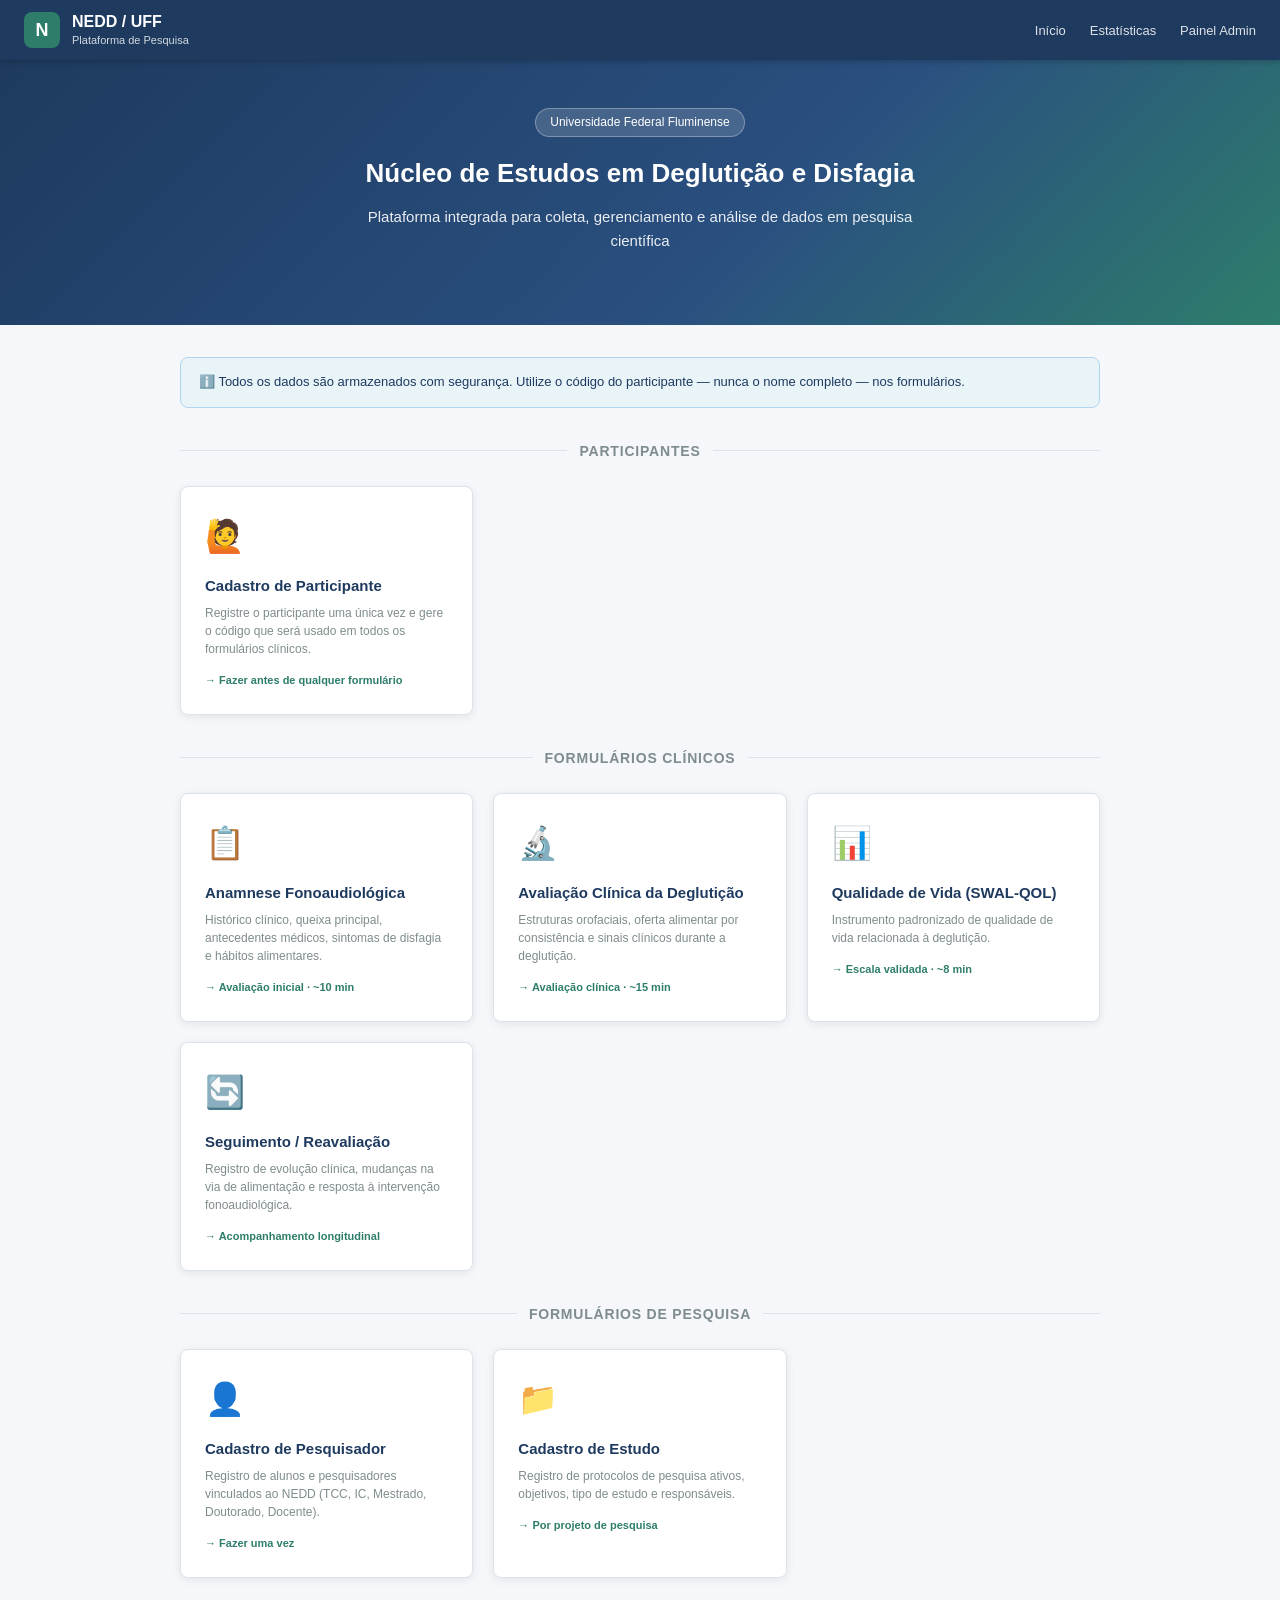
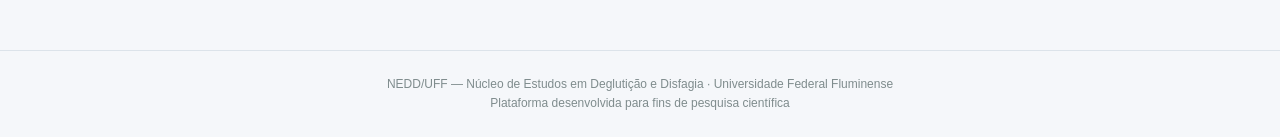
<file: index.html>
<!DOCTYPE html>
<html lang="pt-BR">
<head>
  <meta charset="UTF-8">
  <meta name="viewport" content="width=device-width, initial-scale=1.0">
  <title>NEDD/UFF — Plataforma de Pesquisa</title>
  <link rel="stylesheet" href="css/style.css">
  <style>
    .hero { background: linear-gradient(135deg, var(--primary) 0%, #2a5080 60%, var(--secondary) 100%); color: white; padding: 48px 24px; text-align: center; }
    .hero h1 { font-size: 26px; font-weight: 700; margin-bottom: 10px; }
    .hero p { font-size: 15px; opacity: 0.9; max-width: 560px; margin: 0 auto 24px; }
    .hero .uff-badge { display: inline-block; background: rgba(255,255,255,0.15); border: 1px solid rgba(255,255,255,0.3); border-radius: 20px; padding: 4px 14px; font-size: 12px; margin-bottom: 16px; }
    .section-divider { display: flex; align-items: center; gap: 12px; margin: 32px 0 20px; }
    .section-divider h2 { font-size: 14px; font-weight: 700; color: var(--text-muted); text-transform: uppercase; letter-spacing: 0.8px; white-space: nowrap; }
    .section-divider::before, .section-divider::after { content: ''; flex: 1; height: 1px; background: var(--border); }
    .info-bar { background: var(--accent); border: 1px solid #b3d4ef; border-radius: var(--radius); padding: 14px 18px; font-size: 13px; color: var(--primary); margin-bottom: 24px; display: flex; align-items: center; gap: 10px; }
  </style>
</head>
<body>

<header class="site-header">
  <a href="index.html" class="logo">
    <div class="logo-icon">N</div>
    <div class="logo-text">
      <strong>NEDD / UFF</strong>
      <span>Plataforma de Pesquisa</span>
    </div>
  </a>
  <nav>
    <a href="index.html">Início</a>
    <a href="stats/index.html">Estatísticas</a>
    <a href="admin/index.html">Painel Admin</a>
  </nav>
</header>

<div class="hero">
  <div class="uff-badge">Universidade Federal Fluminense</div>
  <h1>Núcleo de Estudos em Deglutição e Disfagia</h1>
  <p>Plataforma integrada para coleta, gerenciamento e análise de dados em pesquisa científica</p>
</div>

<div class="container">

  <div class="info-bar">
    ℹ️ Todos os dados são armazenados com segurança. Utilize o código do participante — nunca o nome completo — nos formulários.
  </div>

  <div class="section-divider"><h2>Participantes</h2></div>
  <div class="form-grid-home">
    <a href="forms/participante.html" class="home-card">
      <div class="card-icon">🙋</div>
      <h3>Cadastro de Participante</h3>
      <p>Registre o participante uma única vez e gere o código que será usado em todos os formulários clínicos.</p>
      <div class="card-meta">→ Fazer antes de qualquer formulário</div>
    </a>
  </div>

  <div class="section-divider"><h2>Formulários Clínicos</h2></div>
  <div class="form-grid-home">
    <a href="forms/anamnese.html" class="home-card">
      <div class="card-icon">📋</div>
      <h3>Anamnese Fonoaudiológica</h3>
      <p>Histórico clínico, queixa principal, antecedentes médicos, sintomas de disfagia e hábitos alimentares.</p>
      <div class="card-meta">→ Avaliação inicial · ~10 min</div>
    </a>
    <a href="forms/degluticao.html" class="home-card">
      <div class="card-icon">🔬</div>
      <h3>Avaliação Clínica da Deglutição</h3>
      <p>Estruturas orofaciais, oferta alimentar por consistência e sinais clínicos durante a deglutição.</p>
      <div class="card-meta">→ Avaliação clínica · ~15 min</div>
    </a>
    <a href="forms/qualidade-vida.html" class="home-card">
      <div class="card-icon">📊</div>
      <h3>Qualidade de Vida (SWAL-QOL)</h3>
      <p>Instrumento padronizado de qualidade de vida relacionada à deglutição.</p>
      <div class="card-meta">→ Escala validada · ~8 min</div>
    </a>
    <a href="forms/follow-up.html" class="home-card">
      <div class="card-icon">🔄</div>
      <h3>Seguimento / Reavaliação</h3>
      <p>Registro de evolução clínica, mudanças na via de alimentação e resposta à intervenção fonoaudiológica.</p>
      <div class="card-meta">→ Acompanhamento longitudinal</div>
    </a>
  </div>

  <div class="section-divider"><h2>Formulários de Pesquisa</h2></div>
  <div class="form-grid-home">
    <a href="forms/pesquisador.html" class="home-card">
      <div class="card-icon">👤</div>
      <h3>Cadastro de Pesquisador</h3>
      <p>Registro de alunos e pesquisadores vinculados ao NEDD (TCC, IC, Mestrado, Doutorado, Docente).</p>
      <div class="card-meta">→ Fazer uma vez</div>
    </a>
    <a href="forms/estudo.html" class="home-card">
      <div class="card-icon">📁</div>
      <h3>Cadastro de Estudo</h3>
      <p>Registro de protocolos de pesquisa ativos, objetivos, tipo de estudo e responsáveis.</p>
      <div class="card-meta">→ Por projeto de pesquisa</div>
    </a>
  </div>

</div>

<footer class="site-footer">
  NEDD/UFF — Núcleo de Estudos em Deglutição e Disfagia · Universidade Federal Fluminense<br>
  Plataforma desenvolvida para fins de pesquisa científica
</footer>

</body>
</html>
</file>
<file: css/style.css>
:root {
  --primary: #1e3a5f;
  --primary-light: #2a5080;
  --secondary: #2e7d6b;
  --accent: #e8f4f8;
  --danger: #c0392b;
  --warning: #e67e22;
  --success: #27ae60;
  --text: #2c3e50;
  --text-muted: #7f8c8d;
  --border: #dce3ea;
  --bg: #f5f7fa;
  --white: #ffffff;
  --shadow: 0 2px 8px rgba(0,0,0,0.08);
  --shadow-md: 0 4px 16px rgba(0,0,0,0.12);
  --radius: 8px;
  --radius-sm: 4px;
}

* { box-sizing: border-box; margin: 0; padding: 0; }

body {
  font-family: -apple-system, BlinkMacSystemFont, 'Segoe UI', Roboto, sans-serif;
  background: var(--bg);
  color: var(--text);
  font-size: 14px;
  line-height: 1.6;
}

.site-header {
  background: var(--primary);
  color: var(--white);
  padding: 0 24px;
  display: flex;
  align-items: center;
  justify-content: space-between;
  height: 60px;
  box-shadow: 0 2px 6px rgba(0,0,0,0.2);
  position: sticky;
  top: 0;
  z-index: 100;
}
.site-header .logo { display: flex; align-items: center; gap: 12px; text-decoration: none; color: var(--white); }
.site-header .logo-icon { width: 36px; height: 36px; background: var(--secondary); border-radius: 8px; display: flex; align-items: center; justify-content: center; font-size: 18px; font-weight: bold; }
.site-header .logo-text { line-height: 1.2; }
.site-header .logo-text strong { font-size: 16px; display: block; }
.site-header .logo-text span { font-size: 11px; opacity: 0.8; }
.site-header nav a { color: rgba(255,255,255,0.85); text-decoration: none; margin-left: 20px; font-size: 13px; transition: color 0.2s; }
.site-header nav a:hover { color: var(--white); }

.container { max-width: 960px; margin: 0 auto; padding: 32px 20px; }
.container-wide { max-width: 1200px; margin: 0 auto; padding: 32px 20px; }

.card { background: var(--white); border-radius: var(--radius); box-shadow: var(--shadow); border: 1px solid var(--border); }
.card-header { padding: 20px 24px 16px; border-bottom: 1px solid var(--border); display: flex; align-items: center; justify-content: space-between; }
.card-header h2 { font-size: 16px; font-weight: 600; color: var(--primary); }
.card-body { padding: 24px; }

.form-page { background: var(--bg); min-height: 100vh; }
.form-container { max-width: 760px; margin: 0 auto; padding: 28px 20px 60px; }

.form-title { text-align: center; margin-bottom: 28px; }
.form-title h1 { font-size: 22px; color: var(--primary); font-weight: 700; }
.form-title p { color: var(--text-muted); font-size: 13px; margin-top: 6px; }

.form-card { background: var(--white); border-radius: var(--radius); box-shadow: var(--shadow); border: 1px solid var(--border); margin-bottom: 20px; }
.form-section-title { background: var(--primary); color: var(--white); padding: 12px 20px; font-size: 13px; font-weight: 600; letter-spacing: 0.5px; text-transform: uppercase; border-radius: var(--radius) var(--radius) 0 0; }
.form-section-title.secondary { background: var(--secondary); }
.form-section-body { padding: 20px; }

.form-grid { display: grid; grid-template-columns: 1fr 1fr; gap: 16px; }
.form-grid.cols-3 { grid-template-columns: 1fr 1fr 1fr; }
.form-grid.full { grid-template-columns: 1fr; }
@media (max-width: 600px) { .form-grid, .form-grid.cols-3 { grid-template-columns: 1fr; } }

.form-group { display: flex; flex-direction: column; gap: 5px; }
.form-group label { font-size: 12px; font-weight: 600; color: var(--text); text-transform: uppercase; letter-spacing: 0.4px; }
.form-group label .required { color: var(--danger); margin-left: 2px; }

input[type="text"], input[type="number"], input[type="date"],
input[type="email"], select, textarea {
  width: 100%; padding: 9px 12px; border: 1.5px solid var(--border);
  border-radius: var(--radius-sm); font-size: 14px; color: var(--text);
  background: var(--white); transition: border-color 0.2s, box-shadow 0.2s; font-family: inherit;
}
input:focus, select:focus, textarea:focus { outline: none; border-color: var(--primary-light); box-shadow: 0 0 0 3px rgba(30,58,95,0.08); }
textarea { resize: vertical; min-height: 80px; }
select { cursor: pointer; }

.checkbox-group { display: flex; flex-direction: column; gap: 8px; }
.checkbox-item { display: flex; align-items: center; gap: 10px; cursor: pointer; font-size: 13px; }
.checkbox-item input[type="checkbox"] { width: 16px; height: 16px; cursor: pointer; flex-shrink: 0; }

.radio-group { display: flex; flex-wrap: wrap; gap: 8px; }
.radio-item { display: flex; align-items: center; gap: 6px; cursor: pointer; font-size: 13px; padding: 6px 12px; border: 1.5px solid var(--border); border-radius: 20px; transition: all 0.15s; }
.radio-item:hover { border-color: var(--primary-light); background: var(--accent); }
.radio-item input[type="radio"] { display: none; }
.radio-item.selected { border-color: var(--primary); background: var(--primary); color: white; }

.scale-group { display: flex; gap: 8px; flex-wrap: wrap; }
.scale-btn { width: 44px; height: 44px; border: 2px solid var(--border); border-radius: var(--radius-sm); background: var(--white); font-size: 14px; font-weight: 600; cursor: pointer; transition: all 0.15s; display: flex; align-items: center; justify-content: center; }
.scale-btn:hover { border-color: var(--primary-light); }
.scale-btn.selected { background: var(--primary); border-color: var(--primary); color: white; }

.btn { display: inline-flex; align-items: center; justify-content: center; gap: 6px; padding: 10px 20px; border-radius: var(--radius-sm); font-size: 14px; font-weight: 600; cursor: pointer; border: none; transition: all 0.15s; text-decoration: none; }
.btn-primary { background: var(--primary); color: white; }
.btn-primary:hover { background: var(--primary-light); }
.btn-secondary { background: var(--secondary); color: white; }
.btn-secondary:hover { background: #266a5b; }
.btn-outline { background: transparent; color: var(--primary); border: 2px solid var(--primary); }
.btn-outline:hover { background: var(--accent); }
.btn-danger { background: var(--danger); color: white; }
.btn-sm { padding: 6px 14px; font-size: 12px; }
.btn-lg { padding: 14px 28px; font-size: 15px; }
.btn-block { width: 100%; }
.btn:disabled { opacity: 0.6; cursor: not-allowed; }

.submit-zone { background: var(--white); border: 1px solid var(--border); border-radius: var(--radius); padding: 24px; text-align: center; margin-top: 24px; }
.submit-zone p { color: var(--text-muted); font-size: 12px; margin-top: 10px; }

.alert { padding: 14px 18px; border-radius: var(--radius-sm); font-size: 13px; margin-bottom: 16px; }
.alert-success { background: #d4edda; color: #155724; border: 1px solid #c3e6cb; }
.alert-danger { background: #f8d7da; color: #721c24; border: 1px solid #f5c6cb; }
.alert-info { background: #d1ecf1; color: #0c5460; border: 1px solid #bee5eb; }
.alert-warning { background: #fff3cd; color: #856404; border: 1px solid #ffeeba; }

.toast { position: fixed; bottom: 24px; right: 24px; padding: 14px 20px; border-radius: var(--radius); box-shadow: var(--shadow-md); font-size: 14px; font-weight: 500; z-index: 9999; max-width: 360px; animation: slideIn 0.3s ease; }
@keyframes slideIn { from { transform: translateY(20px); opacity: 0; } to { transform: translateY(0); opacity: 1; } }
.toast.success { background: var(--success); color: white; }
.toast.error { background: var(--danger); color: white; }

.badge { display: inline-block; padding: 2px 8px; border-radius: 12px; font-size: 11px; font-weight: 600; text-transform: uppercase; }
.badge-primary { background: var(--accent); color: var(--primary); }
.badge-success { background: #d4edda; color: #155724; }
.badge-warning { background: #fff3cd; color: #856404; }
.badge-danger { background: #f8d7da; color: #721c24; }
.badge-muted { background: #e9ecef; color: #6c757d; }

.form-grid-home { display: grid; grid-template-columns: repeat(auto-fill, minmax(260px, 1fr)); gap: 20px; margin-top: 24px; }
.home-card { background: var(--white); border: 1px solid var(--border); border-radius: var(--radius); padding: 24px; text-decoration: none; color: var(--text); box-shadow: var(--shadow); transition: transform 0.15s, box-shadow 0.15s; display: block; }
.home-card:hover { transform: translateY(-2px); box-shadow: var(--shadow-md); }
.home-card .card-icon { font-size: 32px; margin-bottom: 12px; }
.home-card h3 { font-size: 15px; font-weight: 700; color: var(--primary); margin-bottom: 6px; }
.home-card p { font-size: 12px; color: var(--text-muted); line-height: 1.5; }
.home-card .card-meta { margin-top: 14px; font-size: 11px; color: var(--secondary); font-weight: 600; }

.data-table { width: 100%; border-collapse: collapse; font-size: 13px; }
.data-table th { background: var(--bg); padding: 10px 14px; text-align: left; font-size: 11px; font-weight: 700; text-transform: uppercase; letter-spacing: 0.5px; color: var(--text-muted); border-bottom: 2px solid var(--border); }
.data-table td { padding: 10px 14px; border-bottom: 1px solid var(--border); }
.data-table tr:last-child td { border-bottom: none; }
.data-table tr:hover td { background: var(--accent); }
.data-table .empty-row td { text-align: center; color: var(--text-muted); padding: 40px; }
.table-wrapper { overflow-x: auto; }

.stats-grid { display: grid; grid-template-columns: repeat(auto-fill, minmax(180px, 1fr)); gap: 16px; margin-bottom: 24px; }
.stat-card { background: var(--white); border: 1px solid var(--border); border-radius: var(--radius); padding: 20px; box-shadow: var(--shadow); }
.stat-card .stat-value { font-size: 32px; font-weight: 700; color: var(--primary); }
.stat-card .stat-label { font-size: 12px; color: var(--text-muted); margin-top: 4px; }
.stat-card .stat-icon { font-size: 22px; float: right; }

.progress-bar { height: 4px; background: var(--border); border-radius: 2px; margin-top: 16px; }
.progress-fill { height: 100%; background: var(--secondary); border-radius: 2px; transition: width 0.3s; }

.spinner { width: 36px; height: 36px; border: 3px solid var(--border); border-top-color: var(--primary); border-radius: 50%; animation: spin 0.7s linear infinite; margin: 40px auto; }
@keyframes spin { to { transform: rotate(360deg); } }

.divider { height: 1px; background: var(--border); margin: 20px 0; }

.site-footer { text-align: center; padding: 24px; color: var(--text-muted); font-size: 12px; border-top: 1px solid var(--border); margin-top: 40px; }
</file>
